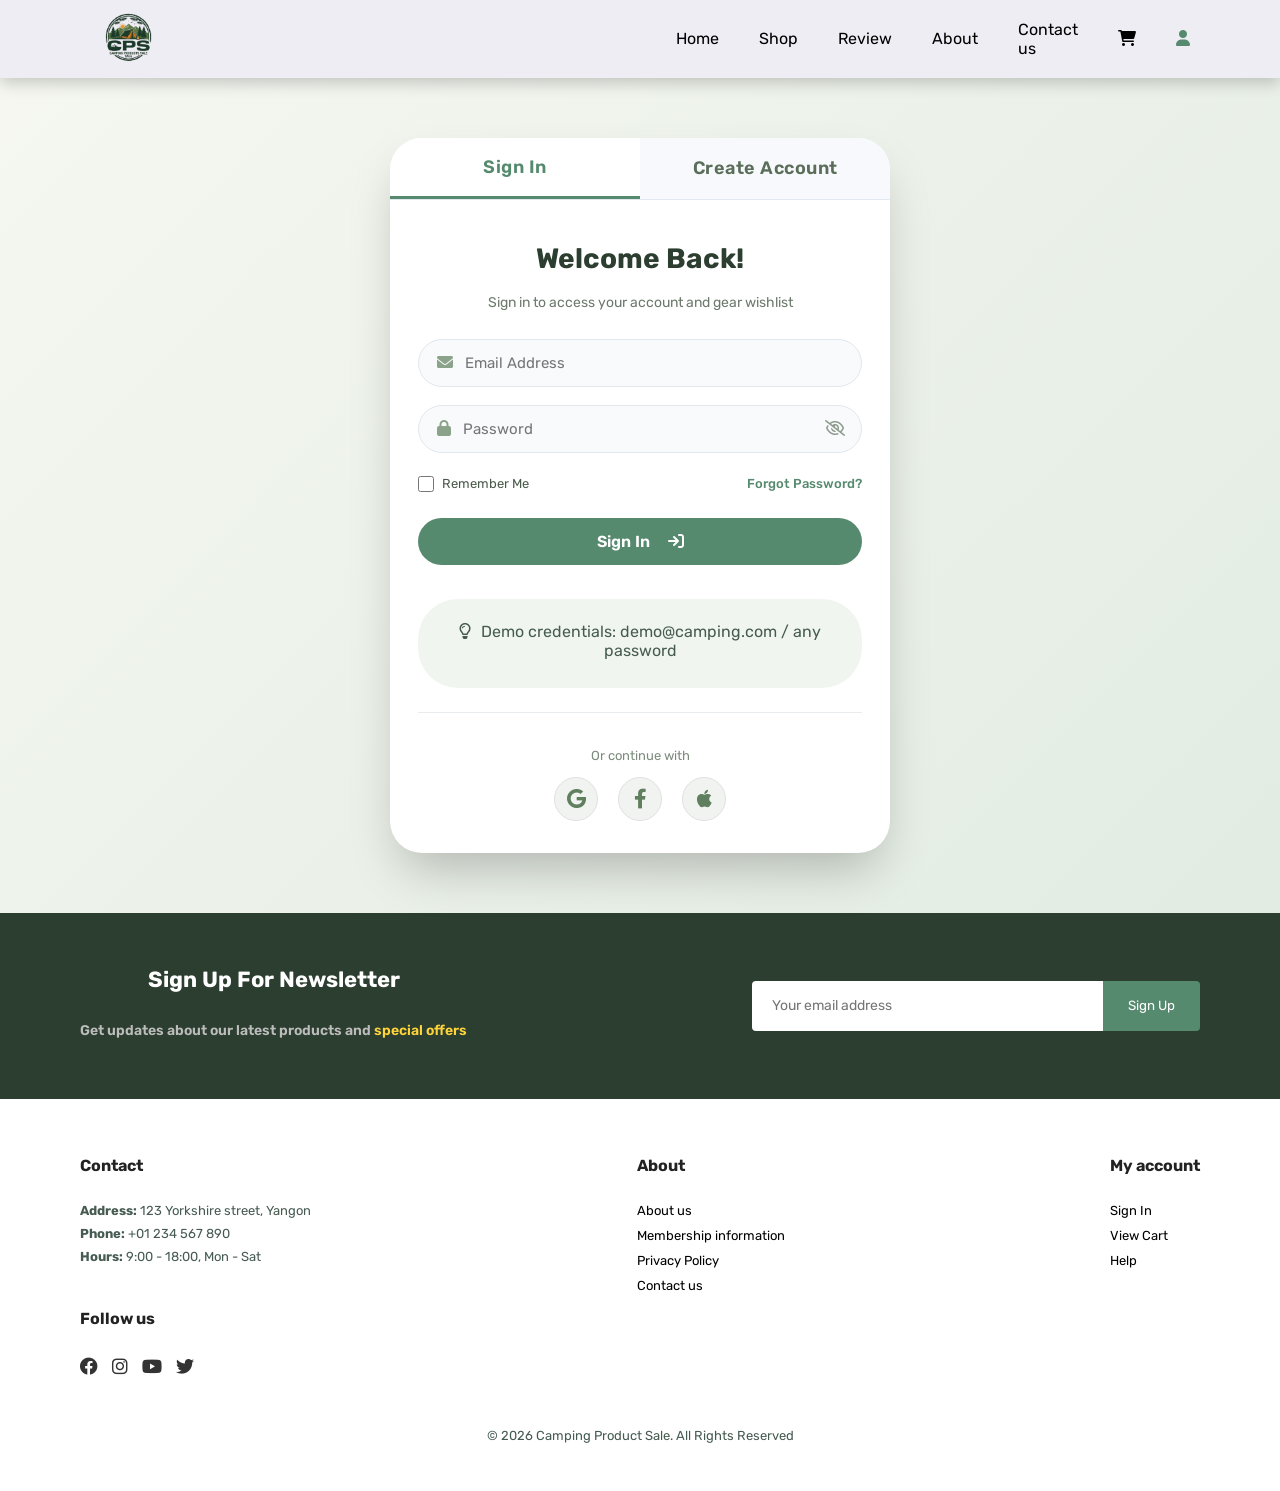
<file: account.html>
<!DOCTYPE html>
<html lang="en">

<head>
  <meta charset="UTF-8">
  <meta name="viewport" content="width=device-width, initial-scale=1.0">
  <title>Account</title>
  <link rel="stylesheet" href="style.css">
  <link href="https://cdnjs.cloudflare.com/ajax/libs/font-awesome/6.0.0-beta3/css/all.min.css" rel="stylesheet">
</head>

<body>
  <!-- Header Navigation (matching your site style) -->
  <div id="header">
    <a href="index.html"><img src="./img/logo.png" class="logo" alt="logo"></a>
    <div>
      <ul id="navbar">
        <li><a href="index.html">Home</a></li>
        <li><a href="shop.html">Shop</a></li>
        <li><a href="review.html">Review</a></li>
        <li><a href="about.html">About</a></li>
        <li><a href="contact.html">Contact us</a></li>
        <li>
          <a href="cart.html"><i class="fa-solid fa-cart-shopping"></i></a>
        </li>
        <li>
          <a class="active" href="account.html"><i class="fa-solid fa-user"></i></a>
        </li>
      </ul>
    </div>
  </div>

  <!-- Account Page Main Section -->
  <section class="account-page">
    <div class="account-container">
      <!-- Toggle Buttons -->
      <div class="account-tabs">
        <button class="tab-btn active" data-tab="signin">Sign In</button>
        <button class="tab-btn" data-tab="signup">Create Account</button>
      </div>

      <!-- Sign In Form -->
      <div class="form-panel active" id="signin-panel">
        <div class="form-header">
          <h2>Welcome Back!</h2>
          <p>Sign in to access your account and gear wishlist</p>
        </div>
        <form id="signin-form" class="account-form">
          <div class="input-group">
            <div class="input-icon">
              <i class="fa-solid fa-envelope"></i>
            </div>
            <input type="email" id="signin-email" placeholder="Email Address" required>
          </div>
          <div class="input-group">
            <div class="input-icon">
              <i class="fa-solid fa-lock"></i>
            </div>
            <input type="password" id="signin-password" placeholder="Password" required>
            <button type="button" class="toggle-password" data-target="signin-password">
              <i class="fa-regular fa-eye-slash"></i>
            </button>
          </div>
          <div class="form-options">
            <label class="checkbox-label">
              <input type="checkbox" id="remember-me"> Remember Me
            </label>
            <a href="#" class="forgot-link">Forgot Password?</a>
          </div>
          <button type="submit" class="submit-btn">
            Sign In <i class="fa-solid fa-arrow-right-to-bracket"></i>
          </button>
          <div class="demo-note">
            <p>
              <i class="fa-regular fa-lightbulb"></i> Demo credentials:
              demo@camping.com / any password
            </p>
          </div>
        </form>
        <div class="social-login">
          <p>Or continue with</p>
          <div class="social-icons">
            <a href="#"><i class="fa-brands fa-google"></i></a>
            <a href="#"><i class="fa-brands fa-facebook-f"></i></a>
            <a href="#"><i class="fa-brands fa-apple"></i></a>
          </div>
        </div>
      </div>

      <!-- Sign Up Form -->
      <div class="form-panel" id="signup-panel">
        <div class="form-header">
          <h2>Join the Adventure</h2>
          <p>Create an account to get exclusive offers and faster checkout</p>
        </div>
        <form id="signup-form" class="account-form">
          <div class="input-group">
            <div class="input-icon">
              <i class="fa-solid fa-user"></i>
            </div>
            <input type="text" id="signup-name" placeholder="Full Name" required>
          </div>
          <div class="input-group">
            <div class="input-icon">
              <i class="fa-solid fa-envelope"></i>
            </div>
            <input type="email" id="signup-email" placeholder="Email Address" required>
          </div>
          <div class="input-group">
            <div class="input-icon">
              <i class="fa-solid fa-lock"></i>
            </div>
            <input type="password" id="signup-password" placeholder="Password (min. 6 characters)" required>
            <button type="button" class="toggle-password" data-target="signup-password">
              <i class="fa-regular fa-eye-slash"></i>
            </button>
          </div>
          <div class="input-group">
            <div class="input-icon">
              <i class="fa-solid fa-check-circle"></i>
            </div>
            <input type="password" id="signup-confirm" placeholder="Confirm Password" required>
          </div>
          <div class="form-options">
            <label class="checkbox-label">
              <input type="checkbox" id="terms-checkbox" required> I agree
              to the <a href="#">Terms of Service</a> and
              <a href="#">Privacy Policy</a>
            </label>
          </div>
          <button type="submit" class="submit-btn">
            Create Account <i class="fa-solid fa-user-plus"></i>
          </button>
        </form>
        <div class="benefits-list">
          <p>
            <i class="fa-regular fa-circle-check"></i> 10% off your first
            purchase
          </p>
          <p>
            <i class="fa-regular fa-circle-check"></i> Early access to sales
          </p>
          <p>
            <i class="fa-regular fa-circle-check"></i> Save your favorite gear
          </p>
        </div>
      </div>
    </div>
  </section>

  <!-- Newsletter Section  -->
  <section id="newsletter">
    <div class="newstext">
      <h2>Sign Up For Newsletter</h2>
      <p>
        Get updates about our latest products and <span>special offers</span>
      </p>
    </div>
    <div class="form">
      <input type="text" placeholder="Your email address" id="newsletterEmail">
      <button id="newsletterBtn">Sign Up</button>
    </div>
  </section>

  <!-- Footer  -->
  <footer class="section-p1">
    <div class="col1">
      <h2 style="font-weight: 700">Contact</h2>
      <p>
        <span style="font-weight: 700">Address:</span> 123 Yorkshire street,
        Yangon
      </p>
      <p><span style="font-weight: 700">Phone:</span> +01 234 567 890</p>
      <p>
        <span style="font-weight: 700">Hours:</span> 9:00 - 18:00, Mon - Sat
      </p>
      <div class="follow">
        <h2 style="font-weight: 700">Follow us</h2>
        <div class="icon">
          <a href="https://www.facebook.com/"><i class="fa-brands fa-facebook"></i></a>
          <a href="https://www.instagram.com/"><i class="fa-brands fa-instagram"></i></a>
          <a href="https://www.youtube.com/"><i class="fa-brands fa-youtube"></i></a>
          <a href="https://x.com/"><i class="fa-brands fa-twitter"></i></a>
        </div>
      </div>
    </div>
    <div class="col">
      <h2 style="font-weight: 700">About</h2>
      <a href="about.html">About us</a>
      <a href="membership.html">Membership information</a>
      <a href="#">Privacy Policy</a>
      <a href="contact.html">Contact us</a>
    </div>
    <div class="col">
      <h2 style="font-weight: 700">My account</h2>
      <a href="account.html">Sign In</a>
      <a href="cart.html">View Cart</a>
      <a href="#">Help</a>
    </div>
    <div class="copyright">
      <p>© 2026 Camping Product Sale. All Rights Reserved</p>
    </div>
  </footer>

  <script>
    (function () {
      // ==================== TAB SWITCHING ====================
      const tabBtns = document.querySelectorAll(".tab-btn");
      const panels = {
        signin: document.getElementById("signin-panel"),
        signup: document.getElementById("signup-panel"),
      };

      function switchTab(tabId) {
        // Update active class on buttons
        tabBtns.forEach((btn) => {
          if (btn.getAttribute("data-tab") === tabId) {
            btn.classList.add("active");
          } else {
            btn.classList.remove("active");
          }
        });
        // Update visible panel
        Object.keys(panels).forEach((panelId) => {
          if (panelId === tabId) {
            panels[panelId].classList.add("active");
          } else {
            panels[panelId].classList.remove("active");
          }
        });
      }

      tabBtns.forEach((btn) => {
        btn.addEventListener("click", (e) => {
          const tabId = btn.getAttribute("data-tab");
          if (tabId) switchTab(tabId);
        });
      });

      // ==================== PASSWORD TOGGLE VISIBILITY ====================
      const toggleBtns = document.querySelectorAll(".toggle-password");
      toggleBtns.forEach((btn) => {
        btn.addEventListener("click", function () {
          const targetId = this.getAttribute("data-target");
          const targetInput = document.getElementById(targetId);
          if (targetInput) {
            const type =
              targetInput.getAttribute("type") === "password"
                ? "text"
                : "password";
            targetInput.setAttribute("type", type);
            const icon = this.querySelector("i");
            if (icon) {
              icon.classList.toggle("fa-eye");
              icon.classList.toggle("fa-eye-slash");
            }
          }
        });
      });

      // ==================== TOAST NOTIFICATION SYSTEM ====================
      function showToast(message, isError = false) {
        // Remove existing toast if any
        const existingToast = document.querySelector(".account-toast");
        if (existingToast) existingToast.remove();

        const toast = document.createElement("div");
        toast.className = `account-toast ${isError ? "toast-error" : "toast-success"}`;
        toast.innerHTML = `
                <i class="${isError ? "fa-solid fa-circle-exclamation" : "fa-solid fa-circle-check"}"></i>
                <span>${message}</span>
            `;
        document.body.appendChild(toast);

        // Trigger animation
        setTimeout(() => toast.classList.add("show"), 10);
        setTimeout(() => {
          toast.classList.remove("show");
          setTimeout(() => toast.remove(), 300);
        }, 3500);
      }

      // ==================== STORE SIMULATED USER DATA ====================
      // Simulate localStorage users (for demo persistence)
      function getStoredUsers() {
        const users = localStorage.getItem("camping_users");
        return users ? JSON.parse(users) : [];
      }

      function saveUser(userData) {
        const users = getStoredUsers();
        // Check if email already exists
        const existing = users.find((u) => u.email === userData.email);
        if (existing) return false;
        users.push(userData);
        localStorage.setItem("camping_users", JSON.stringify(users));
        return true;
      }

      function findUser(email, password) {
        const users = getStoredUsers();
        return users.find(
          (u) => u.email === email && u.password === password,
        );
      }

      // Set current session (simplified login state)
      function setCurrentUser(user) {
        if (user) {
          localStorage.setItem(
            "camping_current_user",
            JSON.stringify({ email: user.email, name: user.name }),
          );
          return true;
        }
        localStorage.removeItem("camping_current_user");
        return false;
      }

      function getCurrentUser() {
        const user = localStorage.getItem("camping_current_user");
        return user ? JSON.parse(user) : null;
      }

      // Check if already logged in and show welcome (optional)
      function checkAutoLogin() {
        const currentUser = getCurrentUser();
        if (
          currentUser &&
          window.location.pathname.includes("account.html")
        ) {
          // Show quick welcome message but do not auto-redirect to keep UX intuitive
          const activePanel = document.querySelector(".form-panel.active");
          if (activePanel) {
            const welcomeMsg = document.createElement("div");
            welcomeMsg.className = "auto-login-note";
            welcomeMsg.innerHTML = `<i class="fa-solid fa-circle-info"></i> Welcome back, ${currentUser.name || currentUser.email}! You are already signed in. <a href="#" id="logoutDemoBtn">Sign out?</a>`;
            const container = document.querySelector(".account-container");
            if (container && !document.querySelector(".auto-login-note")) {
              container.insertBefore(welcomeMsg, container.firstChild);
              const logoutBtn = document.getElementById("logoutDemoBtn");
              if (logoutBtn) {
                logoutBtn.addEventListener("click", (e) => {
                  e.preventDefault();
                  localStorage.removeItem("camping_current_user");
                  showToast("Signed out successfully");
                  setTimeout(() => window.location.reload(), 1200);
                });
              }
            }
          }
        }
      }

      // ==================== SIGN IN HANDLER ====================
      const signinForm = document.getElementById("signin-form");
      if (signinForm) {
        signinForm.addEventListener("submit", (e) => {
          e.preventDefault();
          const email = document.getElementById("signin-email").value.trim();
          const password = document.getElementById("signin-password").value;
          const rememberCheck = document.getElementById("remember-me");

          if (!email || !password) {
            showToast("Please enter both email and password", true);
            return;
          }

          // Demo bypass: any email with 'demo' or specific demo account for testing
          const user = findUser(email, password);
          if (user) {
            setCurrentUser(user);
            if (rememberCheck && rememberCheck.checked) {
              localStorage.setItem("camping_remember", "true");
            } else {
              localStorage.removeItem("camping_remember");
            }
            showToast(
              `Welcome back, ${user.name || "Adventurer"}! Redirecting...`,
            );
            setTimeout(() => {
              window.location.href = "index.html";
            }, 1500);
          } else {
            // Check if email exists but password wrong
            const users = getStoredUsers();
            const emailExists = users.some((u) => u.email === email);
            if (emailExists) {
              showToast("Incorrect password. Please try again.", true);
            } else {
              showToast(
                "No account found with this email. Please sign up first.",
                true,
              );
            }
          }
        });
      }

      // ==================== SIGN UP HANDLER ====================
      const signupForm = document.getElementById("signup-form");
      if (signupForm) {
        signupForm.addEventListener("submit", (e) => {
          e.preventDefault();
          const fullName = document
            .getElementById("signup-name")
            .value.trim();
          const email = document.getElementById("signup-email").value.trim();
          const password = document.getElementById("signup-password").value;
          const confirmPassword =
            document.getElementById("signup-confirm").value;
          const termsCheck = document.getElementById("terms-checkbox");

          if (!fullName || !email || !password || !confirmPassword) {
            showToast("All fields are required.", true);
            return;
          }

          if (password.length < 6) {
            showToast("Password must be at least 6 characters long.", true);
            return;
          }

          if (password !== confirmPassword) {
            showToast("Passwords do not match!", true);
            return;
          }

          if (!termsCheck || !termsCheck.checked) {
            showToast("Please agree to the Terms of Service.", true);
            return;
          }

          const emailRegex = /^[^\s@]+@([^\s@]+\.)+[^\s@]+$/;
          if (!emailRegex.test(email)) {
            showToast("Please enter a valid email address.", true);
            return;
          }

          const newUser = {
            name: fullName,
            email: email,
            password: password,
            created: new Date().toISOString(),
          };

          const success = saveUser(newUser);
          if (success) {
            showToast("Account created successfully! Please sign in.");
            // Auto fill sign in form
            document.getElementById("signin-email").value = email;
            document.getElementById("signin-password").value = "";
            switchTab("signin");
            // Clear signup form
            document.getElementById("signup-name").value = "";
            document.getElementById("signup-email").value = "";
            document.getElementById("signup-password").value = "";
            document.getElementById("signup-confirm").value = "";
            if (termsCheck) termsCheck.checked = false;
          } else {
            showToast(
              "An account with this email already exists. Please sign in.",
              true,
            );
          }
        });
      }

      // Forgot password demo interaction
      const forgotLink = document.querySelector(".forgot-link");
      if (forgotLink) {
        forgotLink.addEventListener("click", (e) => {
          e.preventDefault();
          showToast("Reset link sent to your email (demo feature).", false);
        });
      }

      // Newsletter signup (consistent with other pages)
      const newsletterBtn = document.getElementById("newsletterBtn");
      const newsletterInput = document.getElementById("newsletterEmail");
      if (newsletterBtn && newsletterInput) {
        newsletterBtn.addEventListener("click", () => {
          const email = newsletterInput.value.trim();
          if (email && email.includes("@")) {
            showToast(
              `Thanks for subscribing! ${email} will receive offers.`,
            );
            newsletterInput.value = "";
          } else {
            showToast("Please enter a valid email address.", true);
          }
        });
      }

      // Add demo accounts if none exist (for first-time experience)
      function seedDemoAccounts() {
        const users = getStoredUsers();
        if (users.length === 0) {
          const demoUser = {
            name: "Camping Explorer",
            email: "demo@camping.com",
            password: "demo123",
            created: new Date().toISOString(),
          };
          saveUser(demoUser);
          console.log("Demo account seeded: demo@camping.com / demo123");
        }
      }
      seedDemoAccounts();
      checkAutoLogin();

      // Optional: Add floating animation to header cart icon
      const cartIcon = document.querySelector("#navbar li:last-child a");
      if (cartIcon && !document.querySelector(".account-toast")) {
        // subtle effect
      }
    })();
  </script>
</body>

</html>
</file>
<file: style.css>
@import url("https://fonts.googleapis.com/css2?family=Lato:ital,wght@0,100;0,300;0,400;0,700;0,900;1,100;1,300;1,400;1,700;1,900&family=Rubik:ital,wght@0,300..900;1,300..900&display=swap");

/* .rubik-regular { */
/* font-family: "Rubik", sans-serif; */
/* font-optical-sizing: auto; */
/* font-weight: 400; */
/* font-style: normal; */
/* } */

* {
  margin: 0;
  padding: 0;
  box-sizing: border-box;
  font-family: "Rubik", sans-serif;
  font-weight: 400;
  font-style: normal;
}

h1 {
  font-size: 50px;
  line-height: 64px;
  color: #222;
}

h2 {
  font-size: 46px;
  line-height: 54px;
  color: #222;
}

h4 {
  font-size: 20px;
  color: #222;
}

h6 {
  font-weight: 700;
  font-size: 1px;
}

p {
  font-size: 16px;
  color: #465b52;
  margin: 15px 0 20px 0;
}

.section-p1 {
  padding: 40px 80px;
}

.section-m1 {
  margin: 40px 0;
}

body {
  width: 100%;
}

/* Header  */

#header {
  z-index: 100;
  display: flex;
  align-items: center;
  justify-content: space-between;
  padding: 5px 70px;

  background: #eeedf3;
  box-shadow: 0 5px 15px rgba(0, 0, 0, 0.2);
  position: sticky;
  top: 0;
  left: 0;
}

/* nav */
.logo {
  width: 20%;
}

#navbar {
  display: flex;
  align-items: center;
  justify-content: center;
}

#navbar li {
  list-style: none;
  padding: 0 20px;
}

#navbar li a {
  text-decoration: none;
  font-size: 16px;
  font-weight: 400;
  color: black;
  transition: 0.3s ease;
}

#navbar li a:hover,
#navbar li a.active {
  color: #568a6e;
}

/* HOmepage */
#hero {
  background-image: url(img/homepage.jpg);
  height: 90vh;
  width: 100%;

  background-size: cover;

  padding: 0 80px;
  display: flex;
  flex-direction: column;
  align-items: flex-start;
  justify-content: center;
}

#hero h1 {
  padding-bottom: 15px;
  font-weight: 600;
  color: black;
}

#hero h2 {
  padding-bottom: 15px;
  color: #568a6e;
  font-weight: 600;
}

#hero h3 {
  padding-bottom: 15px;
  font-weight: 700;
  color: black;
}

.btn {
  width: 100px;
  height: 30px;
  text-decoration: none;
  font-size: 15px;
  font-weight: 500;

  text-align: center;
  border: 0;
  border-radius: 15px;
  color: white;
  background-color: #568a6e;
  transition-duration: 0.3s;
}

.btn:hover {
  border: solid #465b52;
  color: black;
  background-color: transparent;

}

/* featured procucts & Shop products - FIXED FOR 4 CARDS PER ROW */
#product1 {
  text-align: center;
  padding: 40px 80px;
}

#product1 h2 {
  font-size: 40px;
  margin-bottom: 20px;
}

#product1 .pro-container {
  display: flex;
  justify-content: flex-start;
  padding-top: 20px;
  flex-wrap: wrap;
  gap: 20px;
  
}

/* 4 cards per row - works for both index.html and shop.html */
#product1 .pro-container .pro,
#product1 .pro-container a .pro {
  width: calc(25% - 20px);
  min-width: 200px;
  flex-shrink: 0;
  box-sizing: border-box;
}

#product1 .pro {
 
  height: 20%;
 
  padding: 10px 12px;
  border: 1px solid grey;
  border-radius: 25px;
  cursor: pointer;
  box-shadow: 20px 30px 30px rgba(0, 0, 0, 0.002);
  margin: 15px 0;
  transition: 0.3s ease;
  position: relative;
}

#product1 .pro:hover {
  box-shadow: 20px 20px 30px rgba(0, 0, 0, 0.15);
}

#product1 .pro img {
  width: 100%;
  border-radius: 20px;
}

#product1 .pro .des {
  text-align: start;
  padding: 10px 0;
}

#product1 .pro .des h5 {
  font-size: 18px;
  font-weight: 600;
}

#product1 .pro .des h4 {
  padding-top: 7px;
  font-size: 18px;
  font-weight: 700;
  color: #465b52;
}

#product1 .pro .plus {
  width: 40px;
  height: 40px;
  line-height: 40px;
  position: absolute;
  bottom: 20px;
  right: 10px;
}

/* newsletter */
#newsletter {
  text-align: center;
  padding: 40px;
}

#newsletter-box {
  margin-top: 15px;
}

#newsletter input {
  padding: 10px;
  width: 250px;
  border: 1px solid #568a6e;
  border-radius: 10px;
}

#newsletter button {
  padding: 10px 15px;
  background: #3f5f4f;
  color: white;
  border: none;
  border-radius: 10px;
}

#newsletter span {
  color: #6fba92;
  font-weight: 600;
}

/* fppter*/
footer {
  display: flex;
  flex-wrap: wrap;
  justify-content: space-between;
}

footer .col {
  display: flex;
  flex-direction: column;
  align-items: flex-start;
  margin-bottom: 20px;
}

footer h4 {
  font-size: 14px;
  padding-bottom: 10px;
}

footer p {
  font-size: 13px;
  margin: 0 0 8px 0;
}

footer a {
  font-size: 13px;
  text-decoration: none;
  color: black;
  margin-bottom: 10px;
}

footer .follow {
  margin-top: 20px;
}

footer .folllow i {
  color: grey;
  padding-right: 4px;
  cursor: pointer;
}

footer .copyright {
  width: 100%;
  text-align: center;
  margin-top: 20px;
}

/* mobile reponsive */

/* Shop page */
#page-header {
  background-image:
    linear-gradient(rgba(0, 0, 0, 0.5), rgba(0, 0, 0, 0.5)),
    url(../img/shop-banner.jpg);
  background-size: cover;
  background-position: center;
  height: 40vh;
  display: flex;
  flex-direction: column;
  justify-content: center;
  align-items: center;
  text-align: center;
  padding: 14px;
}

#page-header h2,
#page-header p {
  color: white;
}

#page-header h2 {
  font-weight: 700;
  margin-bottom: 10px;
}

/* Product Card shop page */

#product1 {
  text-align: center;
}

#product1 .pro-container a {
  text-decoration: none;
  color: inherit;
  display: block;
  width: calc(25% - 20px);
  min-width: 250px;  /* Changed from 200px to 250px - makes cards wider */
}

#product1 .pro-container a .pro {
  width: 100%;
  margin: 0;

}

/* Product card styling - ensure consistent sizing */
#product1 .pro {
  width: 100%;
  height: auto;
  min-width: auto;
  padding: 10px 12px;
  border: 1px solid grey;
  border-radius: 25px;
  cursor: pointer;
  box-shadow: 20px 30px 30px rgba(0, 0, 0, 0.002);
  margin: 15px 0;
  transition: 0.3s ease;
  position: relative;
  background-color: white;
  box-sizing: border-box;
}

/* Pro container - flex layout for 4 cards per row */
#product1 .pro-container {
  display: flex;
  justify-content: flex-start;
  padding-top: 20px;
padding-left: 20px;
  flex-wrap: wrap;
  gap: 20px;
}

/* Ensure images fit properly */
#product1 .pro img {
  width: 100%;
  border-radius: 20px;
  aspect-ratio: 1 / 1;
  object-fit: cover;
}

#product1 .pro .des h3 {
  font-size: 18px;
  font-weight: 600;
  margin: 8px 0;
}

#product1 .pro .des p {
  font-size: 14px;
  margin: 5px 0;
  color: #666;
}

#product1 .pro .star i {
  color: #ffd43b;
  font-size: 12px;
  margin: 5px 0;
}

#product1 .pro .des h4 {
  color: #568a6e;
}

#product1 .pro .plus {
  background-color: #e8f6ea;
  border-radius: 50%;
  color: #568a6e;
  text-align: center;
  transition: 0.3s;
}

#product1 .pro .plus:hover {
  background-color: #568a6e;
  color: white;
}

/* numver */
#number {
  text-align: center;
  margin: 40px 0;
}

#number a {
  text-decoration: none;
  background-color: #568a6e;
  padding: 12px 18px;
  border-radius: 8px;
  color: white;
  font-weight: 600;
  margin: 0 5px;
  transition: 0.3s;
  display: inline-block;
}

#number a:hover {
  background-color: #3f5f4f;
}

/* Star Rating - default gold for solid stars */
.fa-star {
  color: #ffd43b;
}

.fa-regular.fa-star {
  color: #ddd;
}

/* Shop Page Newsletter Override */
#newsletter {
  display: flex;
  justify-content: space-between;
  flex-wrap: wrap;
  align-items: center;
  background-color: #2c3e2f;
  padding: 40px 80px;
  margin: 40px 0 0 0;
}

#newsletter h4 {
  font-size: 22px;
  font-weight: 700;
  color: white;
}

#newsletter p {
  font-size: 14px;
  font-weight: 600;
  color: #bcbcbc;
}

#newsletter p span {
  color: #ffd43b;
}

#newsletter .form {
  display: flex;
  width: 40%;
}

#newsletter input {
  height: 3.125rem;
  padding: 0 1.25em;
  font-size: 14px;
  width: 100%;
  border: 1px solid transparent;
  border-radius: 4px;
  outline: none;
  border-top-right-radius: 0;
  border-bottom-right-radius: 0;
}

#newsletter button {
  background-color: #568a6e;
  color: white;
  white-space: nowrap;
  padding: 0 20px;
  border: none;
  border-radius: 4px;
  border-top-left-radius: 0;
  border-bottom-left-radius: 0;
  cursor: pointer;
  transition: 0.3s;
}

#newsletter button:hover {
  background-color: #3f5f4f;
}

/* Footer Enhancements */
footer .col1 {
  display: flex;
  flex-direction: column;
  align-items: flex-start;
  margin-bottom: 20px;
}

footer p span {
  font-weight: 600;
}

footer a:hover {
  color: #568a6e;
}

footer .follow .icon a {
  display: inline-block;
  margin-right: 10px;
  font-size: 18px;
}

/* Shop Page Responsive */
@media (max-width: 1024px) {
  .section-p1 {
    padding: 40px 40px;
  }

  #navbar li {
    padding: 0 15px;
  }
}

@media (max-width: 768px) {
  #header {
    padding: 5px 20px;
    flex-direction: column;
  }

  .logo {
    width: 40%;
    margin-bottom: 10px;
  }

  #navbar {
    flex-wrap: wrap;
  }

  #navbar li {
    padding: 0 10px;
  }

  .section-p1 {
    padding: 40px 20px;
  }

  #product1 .pro {
    width: 45%;
  }

  #page-header {
    height: 30vh;
  }

  #newsletter {
    padding: 40px 20px;
    flex-direction: column;
    text-align: center;
  }

  #newsletter .form {
    width: 80%;
    margin-top: 20px;
  }

  footer {
    padding: 40px 20px;
  }
}

@media (max-width: 480px) {
  h2 {
    font-size: 32px;
  }

  #product1 .pro {
    width: 100%;
  }

  #newsletter .form {
    width: 100%;
  }

  #page-header h2 {
    font-size: 28px;
  }
}

/* product detail */

/* ======================================== */


/* Product Details Section */
#product-details {
  display: flex;
  margin-top: 20px;
  gap: 50px;
}

/* Product Images */
#product-details .single-pro-image {
  width: 40%;
  margin-right: 10px;
}

.small-img-group {
  display: flex;
  margin-top: 10px;
}

.small-img-col {
  flex-basis: 24%;
  cursor: pointer;
}

/* Product Info */
#product-details .single-pro-details {
  width: 50%;
  padding-top: 30px;
}

#product-details .single-pro-details h6 {
  font-size: 16px;
  font-weight: 600;
  margin-bottom: 20px;
  color: #465b52;
}

#product-details .single-pro-details h2 {
  font-size: 28px;
  font-weight: 700;
  padding: 20px 0 10px 0;
}


#product-details .single-pro-details select {
  display: block;
  padding: 10px 20px;
  margin-bottom: 20px;
  border: 1px solid #cce7d0;
  border-radius: 8px;
  font-size: 16px;
  cursor: pointer;
}

#product-details .single-pro-details input {
  width: 80px;
  height: 47px;
  padding-left: 10px;
  font-size: 16px;
  margin-right: 10px;
  border: 1px solid #cce7d0;
  border-radius: 8px;
  outline: none;
}

#product-details .single-pro-details button {
  background-color: #568a6e;
  color: white;
  padding: 12px 30px;
  border: none;
  border-radius: 8px;
  font-size: 16px;
  font-weight: 600;
  cursor: pointer;
  transition: 0.3s;
}

#product-details .single-pro-details button:hover {
  background-color: #3f5f4f;
}

#product-details .single-pro-details span {
  line-height: 1.6;
  color: #465b52;
  display: block;
  margin: 20px 0;
}

/* Features List */
.features {
  margin-top: 20px;
  padding-top: 10px;
  border-top: 1px solid #cce7d0;
}

.features h4 {
  font-size: 18px;
  font-weight: 700;
  padding: 10px 0;
}

.features ul {
  list-style: none;
  padding: 0;
}

.features ul li {
  margin: 10px 0;
  color: #465b52;
}

.features ul li i {
  color: #568a6e;
  margin-right: 10px;
}

/* Related Products Section */
#related-products {
  text-align: center;
  background-color: #f9f9f9;
  margin-top: 40px;
}

#related-products h2 {
  margin-bottom: 30px;
}

#related-products .pro-container {
  display: flex;
  justify-content: space-between;
  padding-top: 20px;
  flex-wrap: wrap;
  gap: 25px;
}

#related-products .pro {
  width: 23%;
  min-width: 220px;
  padding: 15px 15px 20px 15px;
  border: 1px solid #cce7d0;
  border-radius: 25px;
  cursor: pointer;
  box-shadow: 20px 30px 30px rgba(0, 0, 0, 0.02);
  margin: 0;
  transition: 0.3s ease;
  position: relative;
  background: white;
}

#related-products .pro:hover {
  box-shadow: 20px 20px 30px rgba(0, 0, 0, 0.15);
}

#related-products .pro img {
  width: 100%;
  border-radius: 20px;
  margin-bottom: 10px;
}

#related-products .pro .des {
  text-align: start;
  padding: 5px 0 10px 0;
}

#related-products .pro .des h3 {
  font-size: 18px;
  font-weight: 600;
  margin: 0 0 5px 0;
}

#related-products .pro .des p {
  font-size: 14px;
  margin: 0 0 8px 0;
  color: #666;
}

#related-products .pro .star i {
  color: #ffd43b;
  margin-right: 2px;
}

#related-products .pro .des h4 {
  font-size: 18px;
  font-weight: 700;
  color: #568a6e;
  margin: 5px 0 0 0;
}

#related-products .pro .plus {
  width: 40px;
  height: 40px;
  line-height: 40px;
  border-radius: 50%;
  background-color: #e8f6ea;
  color: #568a6e;
  position: absolute;
  bottom: 15px;
  right: 15px;
  text-align: center;
  transition: 0.3s;
}

#related-products .pro .plus:hover {
  background-color: #568a6e;
  color: white;
}

/* Product Detail Page Responsive */
@media (max-width: 799px) {
  #product-details {
    display: flex;
    flex-direction: column;
    gap: 30px;
  }

  #product-details .single-pro-image {
    width: 100%;
    margin-right: 0;
  }

  #product-details .single-pro-details {
    width: 100%;
  }

  #related-products .pro {
    width: 45%;
  }

  #related-products .pro-container {
    gap: 20px;
  }
}

@media (max-width: 477px) {
  #product-details .single-pro-details h4 {
    font-size: 22px;
  }

  #product-details .single-pro-details h2 {
    font-size: 26px;
  }

  #related-products .pro {
    width: 100%;
  }

  #related-products .pro-container {
    gap: 15px;
  }
}

/* productpageEND */

/* review page */
/* Review Page Specific Styles */

/* Header Banner */
#review-header {
  background-image:
    linear-gradient(rgba(0, 0, 0, 0.5), rgba(0, 0, 0, 0.5)),
    url(../img/shop-banner.jpg);
  background-size: cover;
  background-position: center;
  height: 40vh;
  display: flex;
  flex-direction: column;
  justify-content: center;
  align-items: center;
  text-align: center;
  padding: 14px;
}

#review-header h2,
#review-header p {
  color: white;
}

#review-header h2 {
  font-weight: 700;
  margin-bottom: 10px;
  font-size: 46px;
}

/* Rating Summary */
.rating-summary {
  display: flex;
  justify-content: space-between;
  align-items: center;
  background: #f8f9fa;
  padding: 40px 80px;
  border-radius: 20px;
  margin: 40px 80px;
  flex-wrap: wrap;
  gap: 30px;
}

.average-rating {
  text-align: center;
  flex: 1;
}

.average-rating .big-rating {
  font-size: 64px;
  font-weight: 700;
  color: #568a6e;
}

.average-rating .stars {
  font-size: 24px;
  margin: 10px 0;
}

.average-rating .stars i {
  color: #ffd43b;
}

.rating-bars {
  flex: 2;
}

.rating-bar-item {
  display: flex;
  align-items: center;
  gap: 15px;
  margin: 12px 0;
}

.rating-bar-item .star-label {
  width: 60px;
  font-weight: 600;
}

.rating-bar-item .bar {
  flex: 1;
  height: 10px;
  background: #e0e0e0;
  border-radius: 5px;
  overflow: hidden;
}

.rating-bar-item .bar-fill {
  height: 100%;
  background: #ffd43b;
  border-radius: 5px;
}

.rating-bar-item .percentage {
  width: 45px;
  color: #465b52;
}

.write-review-btn {
  background-color: #568a6e;
  color: white;
  padding: 12px 30px;
  border: none;
  border-radius: 25px;
  font-size: 16px;
  font-weight: 600;
  cursor: pointer;
  transition: 0.3s;
}

.write-review-btn:hover {
  background-color: #3f5f4f;
  transform: translateY(-2px);
}

/* Filter Section */
.filter-section {
  padding: 0 80px 20px 80px;
  display: flex;
  justify-content: space-between;
  align-items: center;
  flex-wrap: wrap;
  gap: 20px;
  border-bottom: 1px solid #e0e0e0;
}

.filter-buttons {
  display: flex;
  gap: 15px;
  flex-wrap: wrap;
}

.filter-btn {
  padding: 8px 20px;
  border: 1px solid #568a6e;
  background: transparent;
  border-radius: 25px;
  cursor: pointer;
  transition: 0.3s;
  color: #568a6e;
  font-weight: 500;
}

.filter-btn.active,
.filter-btn:hover {
  background-color: #568a6e;
  color: white;
}

.sort-select {
  padding: 8px 15px;
  border: 1px solid #cce7d0;
  border-radius: 8px;
  background: white;
  cursor: pointer;
}

/* Reviews Container */
.reviews-container {
  padding: 40px 80px;
}

.review-card {
  background: white;
  border: 1px solid #e8e8e8;
  border-radius: 20px;
  padding: 25px;
  margin-bottom: 25px;
  transition: 0.3s ease;
  box-shadow: 0 2px 10px rgba(0, 0, 0, 0.05);
}

.review-card:hover {
  box-shadow: 0 10px 25px rgba(0, 0, 0, 0.1);
  transform: translateY(-2px);
}

.review-header {
  display: flex;
  justify-content: space-between;
  align-items: flex-start;
  flex-wrap: wrap;
  margin-bottom: 15px;
}

.reviewer-info {
  display: flex;
  align-items: center;
  gap: 15px;
}

.reviewer-avatar {
  width: 55px;
  height: 55px;
  background: #568a6e;
  border-radius: 50%;
  display: flex;
  align-items: center;
  justify-content: center;
  color: white;
  font-weight: 700;
  font-size: 22px;
}

.reviewer-name h2 {
  font-size: 18px;
  font-weight: 700;
  margin: 0 0 5px 0;
}

.review-date {
  font-size: 12px;
  color: #999;
}

.review-rating {
  color: #ffd43b;
  font-size: 14px;
}

.verified-badge {
  background: #e8f6ea;
  color: #568a6e;
  padding: 4px 10px;
  border-radius: 20px;
  font-size: 12px;
  font-weight: 600;
  margin-left: 10px;
}

.product-tag {
  background: #f0f0f0;
  padding: 4px 12px;
  border-radius: 20px;
  font-size: 12px;
  color: #666;
}

.review-title {
  font-size: 18px;
  font-weight: 600;
  margin: 15px 0 10px 0;
  color: #222;
}

.review-content {
  color: #465b52;
  line-height: 1.6;
  margin-bottom: 15px;
}

.helpful-section {
  display: flex;
  align-items: center;
  gap: 20px;
  margin-top: 15px;
  padding-top: 15px;
  border-top: 1px solid #eee;
}

.helpful-btn,
.report-btn {
  background: transparent;
  border: none;
  color: #568a6e;
  cursor: pointer;
  font-size: 14px;
  transition: 0.3s;
}

.helpful-btn:hover,
.report-btn:hover {
  color: #3f5f4f;
}

.helpful-btn i,
.report-btn i {
  margin-right: 5px;
}

/* Load More Button */
.load-more {
  text-align: center;
  margin: 40px 0;
}

.load-more-btn {
  background: transparent;
  border: 2px solid #568a6e;
  color: #568a6e;
  padding: 12px 35px;
  border-radius: 30px;
  font-size: 16px;
  font-weight: 600;
  cursor: pointer;
  transition: 0.3s;
}

.load-more-btn:hover {
  background: #568a6e;
  color: white;
}

/* Modal */
.modal {
  display: none;
  position: fixed;
  top: 0;
  left: 0;
  width: 100%;
  height: 100%;
  background: rgba(0, 0, 0, 0.6);
  z-index: 1000;
  justify-content: center;
  align-items: center;
}

.modal-content {
  background: white;
  width: 90%;
  max-width: 600px;
  border-radius: 20px;
  padding: 30px;
  max-height: 85vh;
  overflow-y: auto;
  position: relative;
}

.close-modal {
  position: absolute;
  top: 20px;
  right: 25px;
  font-size: 28px;
  font-weight: bold;
  cursor: pointer;
  color: #999;
}

.close-modal:hover {
  color: #333;
}

.modal-content h3 {
  font-size: 24px;
  margin-bottom: 20px;
}

.modal-content label {
  display: block;
  margin: 15px 0 5px 0;
  font-weight: 600;
  color: #333;
}

.modal-content input,
.modal-content select,
.modal-content textarea {
  width: 100%;
  padding: 12px;
  margin: 5px 0;
  border: 1px solid #cce7d0;
  border-radius: 10px;
  font-size: 14px;
  font-family: inherit;
}

.modal-content textarea {
  resize: vertical;
  min-height: 100px;
}

.rating-input {
  display: flex;
  gap: 8px;
  margin: 10px 0;
  font-size: 28px;
  cursor: pointer;
}

.rating-input i {
  color: #ddd;
  transition: 0.2s;
}

.rating-input i.hover,
.rating-input i.selected {
  color: #ffd43b;
}

.modal-buttons {
  display: flex;
  gap: 15px;
  margin-top: 25px;
}

.modal-buttons button {
  padding: 12px 25px;
  border: none;
  border-radius: 10px;
  cursor: pointer;
  font-weight: 600;
}

.submit-review-btn {
  background: #568a6e;
  color: white;
}

.cancel-review-btn {
  background: #e0e0e0;
  color: #333;
}

/* Responsive */
@media (max-width: 1024px) {
  .rating-summary {
    margin: 30px;
    padding: 30px;
  }

  .filter-section {
    padding: 0 30px 20px 30px;
  }

  .reviews-container {
    padding: 30px;
  }
}

@media (max-width: 768px) {
  .rating-summary {
    margin: 20px;
    padding: 25px;
    flex-direction: column;
    text-align: center;
  }

  .filter-section {
    padding: 0 20px 20px 20px;
    flex-direction: column;
  }

  .reviews-container {
    padding: 20px;
  }

  .review-header {
    flex-direction: column;
    gap: 10px;
  }

  .reviewer-info {
    flex-wrap: wrap;
  }

  .verified-badge {
    display: inline-block;
    margin-top: 5px;
  }
}

@media (max-width: 480px) {
  #review-header h2 {
    font-size: 32px;
  }

  .average-rating .big-rating {
    font-size: 48px;
  }

  .filter-buttons {
    justify-content: center;
  }

  .review-card {
    padding: 18px;
  }

  .modal-content {
    padding: 20px;
  }
}

/* review END */

/* aboutPage */
/* About Page Specific Styles */

/* Header Banner */
#about-header {
  background-image:
    linear-gradient(rgba(0, 0, 0, 0.5), rgba(0, 0, 0, 0.5)),
    url(../img/shop-banner.jpg);
  background-size: cover;
  background-position: center;
  height: 40vh;
  display: flex;
  flex-direction: column;
  justify-content: center;
  align-items: center;
  text-align: center;
  padding: 14px;
}

#about-header h2,
#about-header p {
  color: white;
}

#about-header h2 {
  font-weight: 700;
  margin-bottom: 10px;
  font-size: 46px;
}

/* About Main Section */
#about-main {
  display: flex;
  align-items: center;
  gap: 50px;
  padding: 60px 80px;
  background: white;
}

#about-main .about-img {
  width: 50%;
  border-radius: 20px;
  overflow: hidden;
  box-shadow: 0 10px 30px rgba(0, 0, 0, 0.1);
}

#about-main .about-img img {
  width: 100%;
  height: auto;
  transition: transform 0.5s ease;
  display: block;
}

#about-main .about-img img:hover {
  transform: scale(1.02);
}

#about-main .about-text {
  width: 50%;
}

#about-main .about-text h2 {
  font-size: 36px;
  font-weight: 700;
  color: #222;
  margin-bottom: 20px;
  position: relative;
}

#about-main .about-text h2::after {
  content: "";
  position: absolute;
  bottom: -10px;
  left: 0;
  width: 60px;
  height: 3px;
  background: #568a6e;
}

#about-main .about-text p {
  line-height: 1.8;
  color: #465b52;
  margin-bottom: 20px;
}

/* Stats */
.stats {
  display: flex;
  gap: 40px;
  margin-top: 30px;
  flex-wrap: wrap;
}

.stat {
  text-align: center;
}

.stat h3 {
  font-size: 32px;
  font-weight: 700;
  color: #568a6e;
  margin-bottom: 5px;
}

.stat p {
  font-size: 14px;
  color: #666;
  margin: 0;
}

/* Mission Section */
#mission-section {
  background: linear-gradient(135deg, #2c3e2f 0%, #1a2c1d 100%);
  padding: 70px 80px;
  text-align: center;
  color: white;
}

.mission-content h2 {
  font-size: 36px;
  font-weight: 700;
  margin-bottom: 20px;
  color: white;
}

.mission-content > p {
  font-size: 18px;
  max-width: 700px;
  margin: 0 auto 50px auto;
  color: #d4d4d4;
  line-height: 1.6;
}

.mission-icons {
  display: flex;
  justify-content: center;
  gap: 60px;
  flex-wrap: wrap;
}

.mission-icon {
  text-align: center;
  max-width: 200px;
}

.mission-icon i {
  font-size: 48px;
  color: #ffd43b;
  margin-bottom: 15px;
}

.mission-icon h4 {
  font-size: 20px;
  font-weight: 600;
  margin-bottom: 8px;
  color: white;
}

.mission-icon p {
  font-size: 14px;
  color: #bcbcbc;
  margin: 0;
}

/* Values Section */
#values-section {
  padding: 70px 80px;
  text-align: center;
  background: #f8f9fa;
}

#values-section h2 {
  font-size: 36px;
  font-weight: 700;
  color: #222;
  margin-bottom: 50px;
  position: relative;
  display: inline-block;
}

#values-section h2::after {
  content: "";
  position: absolute;
  bottom: -12px;
  left: 50%;
  transform: translateX(-50%);
  width: 60px;
  height: 3px;
  background: #568a6e;
}

.values-container {
  display: flex;
  justify-content: center;
  gap: 30px;
  flex-wrap: wrap;
}

.value-card {
  background: white;
  padding: 35px 25px;
  border-radius: 20px;
  width: 250px;
  text-align: center;
  transition: 0.3s ease;
  box-shadow: 0 5px 15px rgba(0, 0, 0, 0.05);
  border: 1px solid #e8e8e8;
}

.value-card:hover {
  transform: translateY(-10px);
  box-shadow: 0 20px 35px rgba(0, 0, 0, 0.1);
}

.value-icon {
  width: 70px;
  height: 70px;
  background: #e8f6ea;
  border-radius: 50%;
  display: flex;
  align-items: center;
  justify-content: center;
  margin: 0 auto 20px auto;
}

.value-icon i {
  font-size: 32px;
  color: #568a6e;
}

.value-card h3 {
  font-size: 20px;
  font-weight: 600;
  margin-bottom: 12px;
  color: #222;
}

.value-card p {
  font-size: 14px;
  color: #666;
  line-height: 1.6;
  margin: 0;
}

/* Newsletter Override */
#newsletter {
  display: flex;
  justify-content: space-between;
  flex-wrap: wrap;
  align-items: center;
  background-color: #2c3e2f;
  padding: 40px 80px;
  margin: 0;
}

#newsletter h4 {
  font-size: 22px;
  font-weight: 700;
  color: white;
}

#newsletter p {
  font-size: 14px;
  font-weight: 600;
  color: #bcbcbc;
}

#newsletter p span {
  color: #ffd43b;
}

#newsletter .form {
  display: flex;
  width: 40%;
}

#newsletter input {
  height: 3.125rem;
  padding: 0 1.25em;
  font-size: 14px;
  width: 100%;
  border: 1px solid transparent;
  border-radius: 4px;
  outline: none;
  border-top-right-radius: 0;
  border-bottom-right-radius: 0;
}

#newsletter button {
  background-color: #568a6e;
  color: white;
  white-space: nowrap;
  padding: 0 20px;
  border: none;
  border-radius: 4px;
  border-top-left-radius: 0;
  border-bottom-left-radius: 0;
  cursor: pointer;
  transition: 0.3s;
}

#newsletter button:hover {
  background-color: #3f5f4f;
}

/* Footer */
footer {
  display: flex;
  flex-wrap: wrap;
  justify-content: space-between;
  padding: 40px 80px;
  background: white;
}

footer .col1,
footer .col {
  display: flex;
  flex-direction: column;
  align-items: flex-start;
  margin-bottom: 20px;
}

footer h4 {
  font-size: 16px;
  padding-bottom: 10px;
}

footer p {
  font-size: 13px;
  margin: 0 0 8px 0;
}

footer a {
  font-size: 13px;
  text-decoration: none;
  color: black;
  margin-bottom: 10px;
}

footer a:hover {
  color: #568a6e;
}

footer .follow {
  margin-top: 20px;
}

footer .follow .icon a {
  margin-right: 10px;
  font-size: 18px;
  color: #333;
}

footer .follow .icon a:hover {
  color: #568a6e;
}

footer .copyright {
  width: 100%;
  text-align: center;
  margin-top: 20px;
  font-size: 13px;
  color: #666;
}

/* Responsive */
@media (max-width: 1024px) {
  #about-main {
    padding: 50px 40px;
    flex-direction: column;
  }

  #about-main .about-img,
  #about-main .about-text {
    width: 100%;
  }

  #mission-section {
    padding: 50px 40px;
  }

  #values-section {
    padding: 50px 40px;
  }

  #team-section {
    padding: 50px 40px;
  }

  .values-container {
    gap: 20px;
  }

  .value-card {
    width: 220px;
  }
}

@media (max-width: 768px) {
  #about-header h2 {
    font-size: 32px;
  }

  #about-main {
    padding: 40px 20px;
  }

  .stats {
    justify-content: center;
  }

  #mission-section {
    padding: 40px 20px;
  }

  .mission-icons {
    gap: 30px;
  }

  #values-section {
    padding: 40px 20px;
  }

  .value-card {
    width: 100%;
    max-width: 280px;
  }

  #team-section {
    padding: 40px 20px;
  }

  .team-container {
    gap: 30px;
  }

  #newsletter {
    padding: 40px 20px;
    flex-direction: column;
    text-align: center;
  }

  #newsletter .form {
    width: 80%;
    margin-top: 20px;
  }

  footer {
    padding: 40px 20px;
  }
}

@media (max-width: 480px) {
  #about-main .about-text h2 {
    font-size: 28px;
  }

  .stat h3 {
    font-size: 24px;
  }

  .mission-content > p {
    font-size: 16px;
  }

  .mission-icon {
    max-width: 150px;
  }

  .mission-icon i {
    font-size: 36px;
  }

  #values-section h2 {
    font-size: 28px;
  }

  #team-section h2 {
    font-size: 28px;
  }

  .team-card {
    width: 100%;
    max-width: 250px;
  }

  #newsletter .form {
    width: 100%;
    flex-direction: column;
  }

  #newsletter input {
    border-radius: 4px;
    margin-bottom: 10px;
  }

  #newsletter button {
    border-radius: 4px;
    padding: 12px;
  }
}

/* aboutEND */

/* contactus */
/* Contact Page Specific Styles */

/* Header Banner */
#contact-header {
  background-image:
    linear-gradient(rgba(0, 0, 0, 0.5), rgba(0, 0, 0, 0.5)),
    url(../img/shop-banner.jpg);
  background-size: cover;
  background-position: center;
  height: 40vh;
  display: flex;
  flex-direction: column;
  justify-content: center;
  align-items: center;
  text-align: center;
  padding: 14px;
}

#contact-header h2,
#contact-header p {
  color: white;
}

#contact-header h2 {
  font-weight: 700;
  margin-bottom: 10px;
  font-size: 46px;
}

/* Contact Cards */
.contact-cards {
  display: flex;
  justify-content: center;
  gap: 30px;
  flex-wrap: wrap;
  margin-top: -50px;
  margin-bottom: 40px;
}

.contact-card {
  background: white;
  padding: 30px 25px;
  border-radius: 20px;
  text-align: center;
  flex: 1;
  min-width: 220px;
  box-shadow: 0 10px 30px rgba(0, 0, 0, 0.08);
  transition: 0.3s ease;
  border: 1px solid #e8e8e8;
}

.contact-card:hover {
  transform: translateY(-10px);
  box-shadow: 0 20px 40px rgba(0, 0, 0, 0.12);
}

.contact-icon {
  width: 70px;
  height: 70px;
  background: #568a6e;
  border-radius: 50%;
  display: flex;
  align-items: center;
  justify-content: center;
  margin: 0 auto 20px auto;
}

.contact-icon i {
  font-size: 30px;
  color: white;
}

.contact-card h3 {
  font-size: 20px;
  font-weight: 600;
  margin-bottom: 15px;
  color: #222;
}

.contact-card p {
  margin: 5px 0;
  color: #465b52;
  font-size: 14px;
}

.contact-card span {
  display: inline-block;
  margin-top: 12px;
  font-size: 12px;
  color: #568a6e;
  font-weight: 500;
}

/* Contact Main Section */
.contact-main {
  display: flex;
  gap: 50px;
  padding: 40px 80px 60px 80px;
  flex-wrap: wrap;
}

.contact-form-container {
  flex: 1.2;
  min-width: 300px;
}

.contact-form-container h2 {
  font-size: 32px;
  font-weight: 700;
  color: #222;
  margin-bottom: 15px;
}

.contact-form-container > p {
  color: #666;
  margin-bottom: 30px;
  line-height: 1.6;
}

.contact-form {
  background: #f8f9fa;
  padding: 30px;
  border-radius: 20px;
}

.form-row {
  display: flex;
  gap: 20px;
  margin-bottom: 20px;
  flex-wrap: wrap;
}

.form-group {
  flex: 1;
  min-width: 200px;
}

.form-group label {
  display: block;
  font-weight: 600;
  margin-bottom: 8px;
  color: #333;
  font-size: 14px;
}

.form-group input,
.form-group select,
.form-group textarea {
  width: 100%;
  padding: 12px 15px;
  border: 1px solid #ddd;
  border-radius: 10px;
  font-size: 14px;
  transition: 0.3s;
  font-family: inherit;
}

.form-group input:focus,
.form-group select:focus,
.form-group textarea:focus {
  outline: none;
  border-color: #568a6e;
  box-shadow: 0 0 0 3px rgba(86, 138, 110, 0.1);
}

.checkbox-group {
  display: flex;
  align-items: center;
  gap: 10px;
  margin: 20px 0;
}

.checkbox-group input {
  width: auto;
  width: 18px;
  height: 18px;
  cursor: pointer;
}

.checkbox-group label {
  margin: 0;
  cursor: pointer;
  font-weight: normal;
}

.submit-btn {
  background: #568a6e;
  color: white;
  padding: 14px 30px;
  border: none;
  border-radius: 10px;
  font-size: 16px;
  font-weight: 600;
  cursor: pointer;
  transition: 0.3s;
  width: 100%;
}

.submit-btn:hover {
  background: #3f5f4f;
  transform: translateY(-2px);
}

.submit-btn i {
  margin-left: 8px;
}

.form-status {
  margin-top: 15px;
  text-align: center;
  font-size: 14px;
  padding: 10px;
  border-radius: 8px;
  display: none;
}

.form-status.success {
  display: block;
  background: #d4edda;
  color: #155724;
}

.form-status.error {
  display: block;
  background: #f8d7da;
  color: #721c24;
}

/* Contact Info Container */
.contact-info-container {
  flex: 0.8;
  min-width: 280px;
}

.map-container {
  background: #f8f9fa;
  border-radius: 20px;
  padding: 20px;
  margin-bottom: 30px;
}

/* Social Connect */
.social-connect {
  background: #f8f9fa;
  border-radius: 20px;
  padding: 20px;
  text-align: center;
}

.social-connect h3 {
  font-size: 20px;
  margin-bottom: 15px;
  color: #222;
}

.social-icons {
  display: flex;
  justify-content: center;
  gap: 20px;
  flex-wrap: wrap;
}

.social-icons a {
  width: 45px;
  height: 45px;
  background: white;
  border-radius: 50%;
  display: flex;
  align-items: center;
  justify-content: center;
  color: #568a6e;
  font-size: 20px;
  transition: 0.3s;
  text-decoration: none;
  border: 1px solid #e0e0e0;
}

.social-icons a:hover {
  background: #568a6e;
  color: white;
  transform: translateY(-3px);
}

/* Hours Section */
.hours-section {
  background: #2c3e2f;
  padding: 60px 80px;
  text-align: center;
}

.hours-section h2 {
  font-size: 32px;
  font-weight: 700;
  color: white;
  margin-bottom: 30px;
}

.hours-grid {
  max-width: 500px;
  margin: 0 auto;
}

.hour-item {
  display: flex;
  justify-content: space-between;
  padding: 12px 0;
  border-bottom: 1px solid rgba(255, 255, 255, 0.1);
}

.hour-item .day {
  font-weight: 600;
  color: white;
}

.hour-item .time {
  color: #bcbcbc;
}

/* Newsletter Override */
#newsletter {
  display: flex;
  justify-content: space-between;
  flex-wrap: wrap;
  align-items: center;
  background-color: #1a2c1d;
  padding: 40px 80px;
  margin: 0;
}

#newsletter h2 {
  font-size: 22px;
  font-weight: 700;
  color: white;
}

#newsletter p {
  font-size: 14px;
  font-weight: 600;
  color: #bcbcbc;
}

#newsletter p span {
  color: #ffd43b;
}

#newsletter .form {
  display: flex;
  width: 40%;
}

#newsletter input {
  height: 3.125rem;
  padding: 0 1.25em;
  font-size: 14px;
  width: 100%;
  border: 1px solid transparent;
  border-radius: 4px;
  outline: none;
  border-top-right-radius: 0;
  border-bottom-right-radius: 0;
}

#newsletter button {
  background-color: #568a6e;
  color: white;
  white-space: nowrap;
  padding: 0 20px;
  border: none;
  border-radius: 4px;
  border-top-left-radius: 0;
  border-bottom-left-radius: 0;
  cursor: pointer;
  transition: 0.3s;
}

#newsletter button:hover {
  background-color: #3f5f4f;
}

/* Footer */
footer {
  display: flex;
  flex-wrap: wrap;
  justify-content: space-between;
  padding: 40px 80px;
  background: white;
}

footer .col1,
footer .col {
  display: flex;
  flex-direction: column;
  align-items: flex-start;
  margin-bottom: 20px;
}

footer h2 {
  font-size: 16px;
  padding-bottom: 10px;
}

footer p {
  font-size: 13px;
  margin: 0 0 8px 0;
}

footer a {
  font-size: 13px;
  text-decoration: none;
  color: black;
  margin-bottom: 10px;
}

footer a:hover {
  color: #568a6e;
}

footer .follow {
  margin-top: 20px;
}

footer .follow .icon a {
  margin-right: 10px;
  font-size: 18px;
  color: #333;
}

footer .follow .icon a:hover {
  color: #568a6e;
}

footer .copyright {
  width: 100%;
  text-align: center;
  margin-top: 20px;
  font-size: 13px;
  color: #666;
}

/* Responsive */
@media (max-width: 1024px) {
  .contact-cards {
    margin-top: -30px;
    padding: 0 20px;
  }

  .contact-main {
    padding: 40px 40px;
  }

  .hours-section {
    padding: 50px 40px;
  }
}

@media (max-width: 768px) {
  #contact-header h2 {
    font-size: 32px;
  }

  .contact-cards {
    flex-direction: column;
    margin-top: -20px;
  }

  .contact-card {
    min-width: auto;
  }

  .contact-main {
    padding: 30px 20px;
    flex-direction: column;
  }

  .contact-form-container,
  .contact-info-container {
    min-width: auto;
  }

  .form-row {
    flex-direction: column;
    gap: 15px;
  }

  .hours-section {
    padding: 40px 20px;
  }

  .hours-section h2 {
    font-size: 28px;
  }

  #newsletter {
    padding: 40px 20px;
    flex-direction: column;
    text-align: center;
  }

  #newsletter .form {
    width: 80%;
    margin-top: 20px;
  }

  footer {
    padding: 40px 20px;
  }
}

@media (max-width: 480px) {
  .contact-form {
    padding: 20px;
  }

  .contact-form-container h2 {
    font-size: 28px;
  }

  .map-placeholder {
    height: 180px;
  }

  .social-icons {
    gap: 15px;
  }

  .social-icons a {
    width: 40px;
    height: 40px;
    font-size: 18px;
  }

  .hour-item {
    flex-direction: column;
    text-align: center;
    gap: 5px;
  }

  #newsletter .form {
    width: 100%;
    flex-direction: column;
  }

  #newsletter input {
    border-radius: 4px;
    margin-bottom: 10px;
  }

  #newsletter button {
    border-radius: 4px;
    padding: 12px;
  }
}

/* cartpage */
/* Cart Page Specific Styles - Complements main style.css */

/* Cart Header Banner */
#cart-header {
  background-image:
    linear-gradient(rgba(0, 0, 0, 0.5), rgba(0, 0, 0, 0.5)),
    url(../img/shop-banner.jpg);
  background-size: cover;
  background-position: center;
  height: 35vh;
  display: flex;
  flex-direction: column;
  justify-content: center;
  align-items: center;
  text-align: center;
  padding: 14px;
  margin-bottom: 20px;
}

#cart-header h2 {
  font-weight: 700;
  font-size: 46px;
  margin-bottom: 10px;
  color: white;
}

#cart-header p {
  color: white;
  font-size: 18px;
}

/* Cart Section Layout */
.cart-section {
  padding: 20px 80px 60px 80px;
  max-width: 1400px;
  margin: 0 auto;
}

.cart-wrapper {
  display: flex;
  flex-wrap: wrap;
  gap: 40px;
}

.cart-items-container {
  flex: 2;
  min-width: 280px;
}

.cart-summary {
  flex: 1;
  min-width: 280px;
  background: #f8f9fa;
  border-radius: 20px;
  padding: 25px;
  height: fit-content;
  position: sticky;
  top: 100px;
  border: 1px solid #e8e8e8;
  box-shadow: 0 5px 15px rgba(0, 0, 0, 0.05);
}

/* Cart Table Styles */
.cart-table {
  width: 100%;
  border-collapse: collapse;
  background: white;
  border-radius: 24px;
  overflow: hidden;
  box-shadow: 0 2px 12px rgba(0, 0, 0, 0.05);
}

.cart-table th {
  text-align: left;
  padding: 18px 15px;
  background-color: #2c3e2f;
  color: white;
  font-weight: 600;
  font-size: 16px;
}

.cart-table td {
  padding: 20px 15px;
  border-bottom: 1px solid #eee;
  vertical-align: middle;
}

.cart-product-img {
  width: 80px;
  border-radius: 12px;
  border: 1px solid #e0e0e0;
  object-fit: cover;
}

.product-name-cart {
  font-weight: 600;
  color: #222;
  font-size: 16px;
}

.product-price-cart,
.product-total {
  font-weight: 500;
  color: #568a6e;
}

.quantity-input {
  width: 70px;
  padding: 8px;
  border-radius: 30px;
  border: 1px solid #cce7d0;
  text-align: center;
  font-weight: 500;
  transition: all 0.2s;
}

.quantity-input:focus {
  outline: none;
  border-color: #568a6e;
  box-shadow: 0 0 0 2px rgba(86, 138, 110, 0.2);
}

.remove-item {
  background: none;
  border: none;
  color: #b33;
  font-size: 18px;
  cursor: pointer;
  transition: 0.2s;
}

.remove-item:hover {
  color: red;
  transform: scale(1.1);
}

/* Summary Panel Styles */
.cart-summary h3 {
  font-size: 24px;
  margin-bottom: 20px;
  padding-bottom: 12px;
  border-bottom: 2px solid #568a6e;
  display: inline-block;
}

.summary-row {
  display: flex;
  justify-content: space-between;
  margin: 18px 0;
  font-size: 16px;
}

.summary-row.total {
  font-size: 22px;
  font-weight: 700;
  color: #2c3e2f;
  border-top: 2px dashed #ccc;
  padding-top: 18px;
  margin-top: 12px;
}

.checkout-btn {
  background-color: #568a6e;
  color: white;
  width: 100%;
  padding: 14px;
  border: none;
  border-radius: 40px;
  font-weight: 700;
  font-size: 18px;
  cursor: pointer;
  margin-top: 20px;
  transition: 0.3s;
}

.checkout-btn:hover:not(:disabled) {
  background-color: #3f5f4f;
  transform: translateY(-2px);
}

.checkout-btn:disabled {
  background: #bbbbbb;
  cursor: not-allowed;
}

.continue-shop {
  display: inline-block;
  margin-top: 20px;
  color: #568a6e;
  text-decoration: none;
  font-weight: 500;
  transition: 0.2s;
}

.continue-shop:hover {
  color: #3f5f4f;
  transform: translateX(-3px);
}

.continue-shop i {
  margin-right: 6px;
}

/* Empty Cart Message */
.empty-cart-msg {
  text-align: center;
  padding: 60px 20px;
  background: #fff;
  border-radius: 28px;
  box-shadow: 0 2px 12px rgba(0, 0, 0, 0.05);
}

.empty-cart-msg i {
  font-size: 70px;
  color: #ccc;
  margin-bottom: 20px;
}

.empty-cart-msg h3 {
  font-size: 28px;
  color: #465b52;
  margin-bottom: 10px;
}

.empty-cart-msg p {
  color: #777;
}

.shop-now-btn {
  background: #568a6e;
  color: white;
  padding: 12px 28px;
  border-radius: 40px;
  display: inline-block;
  margin-top: 20px;
  text-decoration: none;
  font-weight: 600;
  transition: 0.3s;
}

.shop-now-btn:hover {
  background: #3f5f4f;
  transform: translateY(-2px);
}

/* Update Message Toast */
.update-msg {
  background: #e8f6ea;
  color: #2c5e3f;
  padding: 8px 12px;
  border-radius: 30px;
  font-size: 13px;
  display: inline-block;
  animation: fadeInOut 1.8s ease;
}

.update-msg-floating {
  margin-bottom: 15px;
}

@keyframes fadeInOut {
  0% {
    opacity: 0;
    transform: translateY(-5px);
  }
  15% {
    opacity: 1;
    transform: translateY(0);
  }
  85% {
    opacity: 1;
    transform: translateY(0);
  }
  100% {
    opacity: 0;
    transform: translateY(-5px);
  }
}

/* ========== RESPONSIVE STYLES ========== */
@media (max-width: 1024px) {
  .cart-section {
    padding: 20px 40px;
  }
}

@media (max-width: 900px) {
  .cart-section {
    padding: 20px 30px;
  }
  .cart-table th,
  .cart-table td {
    padding: 12px 8px;
  }
  .cart-product-img {
    width: 55px;
  }
}

@media (max-width: 700px) {
  .cart-wrapper {
    flex-direction: column;
  }

  .cart-summary {
    position: static;
    margin-top: 10px;
  }

  /* Mobile card-style table */
  .cart-table thead {
    display: none;
  }

  .cart-table,
  .cart-table tbody,
  .cart-table tr,
  .cart-table td {
    display: block;
    width: 100%;
  }

  .cart-table tr {
    margin-bottom: 20px;
    border: 1px solid #e0e0e0;
    border-radius: 20px;
    background: white;
    padding: 12px;
    position: relative;
  }

  .cart-table td {
    display: flex;
    justify-content: space-between;
    align-items: center;
    padding: 10px 5px;
    border-bottom: none;
    text-align: right;
  }

  .cart-table td:last-child {
    border-bottom: none;
  }

  .cart-table td::before {
    content: attr(data-label);
    font-weight: 600;
    margin-right: 15px;
    color: #2c3e2f;
    text-align: left;
    font-size: 14px;
  }

  .cart-product-img {
    width: 60px;
  }

  .remove-item {
    font-size: 20px;
  }
}

@media (max-width: 480px) {
  #cart-header h2 {
    font-size: 32px;
  }

  #cart-header p {
    font-size: 14px;
  }

  .cart-section {
    padding: 20px 15px;
  }

  .cart-summary h3 {
    font-size: 20px;
  }

  .summary-row.total {
    font-size: 18px;
  }

  .checkout-btn {
    font-size: 16px;
    padding: 12px;
  }
}

/* STYLESTARt */
.account-page {
  background: linear-gradient(135deg, #f5f7f0 0%, #e2ece2 100%);
  min-height: calc(100vh - 140px);
  display: flex;
  align-items: center;
  justify-content: center;
  padding: 60px 20px;
}

.account-container {
  max-width: 500px;
  width: 100%;
  background: white;
  border-radius: 32px;
  box-shadow: 0 25px 50px -12px rgba(0, 0, 0, 0.25);
  overflow: hidden;
  transition: all 0.3s ease;
}

.account-tabs {
  display: flex;
  background: #f8f9fc;
  border-bottom: 1px solid #e2e8f0;
}

.tab-btn {
  flex: 1;
  padding: 18px 0;
  font-size: 18px;
  font-weight: 600;
  background: transparent;
  border: none;
  cursor: pointer;
  color: #5a6e5a;
  transition: all 0.2s;
  letter-spacing: 0.5px;
}

.tab-btn.active {
  color: #568a6e;
  border-bottom: 3px solid #568a6e;
  background: white;
}

.form-panel {
  display: none;
  padding: 32px 28px;
  animation: fadeSlide 0.3s ease;
}

.form-panel.active {
  display: block;
}

@keyframes fadeSlide {
  from {
    opacity: 0;
    transform: translateY(8px);
  }
  to {
    opacity: 1;
    transform: translateY(0);
  }
}

.form-header {
  text-align: center;
  margin-bottom: 28px;
}

.form-header h2 {
  font-size: 28px;
  font-weight: 700;
  color: #2c3e2f;
  margin-bottom: 8px;
}

.form-header p {
  font-size: 14px;
  color: #6c7a6c;
  margin: 0;
}

.account-form {
  display: flex;
  flex-direction: column;
  gap: 18px;
}

.input-group {
  position: relative;
  display: flex;
  align-items: center;
  background: #f9fafb;
  border-radius: 48px;
  border: 1px solid #e2e8f0;
  transition: all 0.2s;
}

.input-group:focus-within {
  border-color: #568a6e;
  box-shadow: 0 0 0 3px rgba(86, 138, 110, 0.2);
  background: white;
}

.input-icon {
  padding: 0 12px 0 18px;
  color: #8ba38b;
  font-size: 16px;
}

.input-group input {
  flex: 1;
  padding: 14px 12px 14px 0;
  border: none;
  background: transparent;
  font-size: 15px;
  outline: none;
  font-family: inherit;
}

.toggle-password {
  background: transparent;
  border: none;
  padding: 0 16px;
  cursor: pointer;
  color: #8b9a8b;
  font-size: 16px;
  transition: 0.2s;
}

.toggle-password:hover {
  color: #568a6e;
}

.form-options {
  display: flex;
  justify-content: space-between;
  align-items: center;
  font-size: 13px;
  margin-top: 5px;
}

.checkbox-label {
  display: flex;
  align-items: center;
  gap: 8px;
  cursor: pointer;
  color: #4a5a4a;
}

.checkbox-label input {
  width: 16px;
  height: 16px;
  cursor: pointer;
  accent-color: #568a6e;
}

.forgot-link {
  color: #568a6e;
  text-decoration: none;
  font-weight: 500;
}

.forgot-link:hover {
  text-decoration: underline;
}

.submit-btn {
  background: #568a6e;
  color: white;
  border: none;
  padding: 14px;
  font-size: 16px;
  font-weight: 600;
  border-radius: 48px;
  cursor: pointer;
  transition: all 0.2s;
  margin-top: 8px;
  display: flex;
  align-items: center;
  justify-content: center;
  gap: 10px;
}

.submit-btn:hover {
  background: #3f5f4f;
  transform: translateY(-2px);
}

.demo-note {
  background: #f0f6ef;
  padding: 8px 12px;
  border-radius: 40px;
  text-align: center;
  margin-top: 16px;
  font-size: 12px;
  color: #568a6e;
}

.demo-note i {
  margin-right: 6px;
}

.social-login {
  text-align: center;
  margin-top: 24px;
  padding-top: 20px;
  border-top: 1px solid #e9ecef;
}

.social-login p {
  font-size: 13px;
  color: #7c8b7c;
  margin-bottom: 14px;
}

.social-icons {
  display: flex;
  justify-content: center;
  gap: 20px;
}

.social-icons a {
  background: #f1f3f1;
  width: 44px;
  height: 44px;
  display: flex;
  align-items: center;
  justify-content: center;
  border-radius: 50%;
  color: #5f7f5f;
  font-size: 20px;
  transition: 0.2s;
  text-decoration: none;
}

.social-icons a:hover {
  background: #568a6e;
  color: white;
  transform: translateY(-3px);
}

.benefits-list {
  margin-top: 24px;
  background: #f7faf7;
  padding: 15px 20px;
  border-radius: 20px;
}

.benefits-list p {
  margin: 10px 0;
  font-size: 13px;
  color: #2e4a2e;
  display: flex;
  align-items: center;
  gap: 10px;
}

.benefits-list i {
  color: #568a6e;
  width: 20px;
}

.auto-login-note {
  background: #eaf7ea;
  padding: 12px 16px;
  margin: 16px 20px;
  border-radius: 40px;
  font-size: 13px;
  text-align: center;
  color: #2c5e32;
  border-left: 4px solid #568a6e;
}

.auto-login-note a {
  color: #568a6e;
  font-weight: 600;
  text-decoration: none;
  margin-left: 10px;
}

/* Toast */
.account-toast {
  position: fixed;
  bottom: 30px;
  right: 30px;
  background: #2c3e2f;
  color: white;
  padding: 12px 24px;
  border-radius: 50px;
  font-weight: 500;
  z-index: 2000;
  display: flex;
  align-items: center;
  gap: 10px;
  font-size: 14px;
  box-shadow: 0 8px 20px rgba(0, 0, 0, 0.2);
  transform: translateX(120%);
  transition: transform 0.3s cubic-bezier(0.2, 0.9, 0.4, 1.1);
}

.account-toast.show {
  transform: translateX(0);
}

.toast-success {
  background: #2c6e3c;
}

.toast-error {
  background: #b84c4c;
}

@media (max-width: 550px) {
  .account-container {
    margin: 0 12px;
  }
  .form-panel {
    padding: 24px 18px;
  }
  .tab-btn {
    font-size: 16px;
    padding: 14px 0;
  }
  .submit-btn {
    padding: 12px;
  }
}
/* AccountEND */

/* membershipSTART */

#membership-header {
  background-image:
    linear-gradient(rgba(0, 0, 0, 0.5), rgba(0, 0, 0, 0.5)),
    url(./img/shop-banner.jpg);
  background-size: cover;
  background-position: center;
  height: 40vh;
  display: flex;
  flex-direction: column;
  justify-content: center;
  align-items: center;
  text-align: center;
  padding: 14px;
}
#membership-header h2,
#membership-header p {
  color: white;
}
#membership-header h2 {
  font-weight: 700;
  margin-bottom: 10px;
  font-size: 46px;
}

.membership-plans {
  background: #f9faf8;
}
.plans-intro {
  text-align: center;
  margin-bottom: 50px;
}
.plans-intro h2 {
  font-size: 36px;
  color: #2c3e2f;
}
.plans-container {
  display: flex;
  justify-content: center;
  gap: 30px;
  flex-wrap: wrap;
}

.plan-card {
  background: white;
  border-radius: 28px;
  padding: 30px 25px;
  width: 320px;
  position: relative;
  transition: all 0.3s ease;
  box-shadow: 0 10px 30px rgba(0, 0, 0, 0.08);
  border: 1px solid #e2e8e0;
}
.plan-card:hover {
  transform: translateY(-8px);
  box-shadow: 0 20px 40px rgba(0, 0, 0, 0.12);
}
.plan-card.popular {
  border: 2px solid #568a6e;
  transform: scale(1.02);
}
.plan-card.active-member {
  background: #f0f7ef;
  border: 2px solid #568a6e;
}
.plan-badge {
  position: absolute;
  top: -12px;
  right: 20px;
  background: #c5d6c5;
  color: #3a5a3a;
  padding: 5px 15px;
  border-radius: 30px;
  font-size: 12px;
  font-weight: 600;
}
.plan-badge.best-value {
  background: #568a6e;
  color: white;
}
.plan-icon {
  font-size: 48px;
  color: #568a6e;
  text-align: center;
  margin-bottom: 15px;
}
.plan-card h3 {
  font-size: 24px;
  text-align: center;
  margin-bottom: 10px;
}
.plan-price {
  text-align: center;
  margin: 20px 0;
}
.plan-price .currency {
  font-size: 20px;
  vertical-align: top;
}
.plan-price .amount {
  font-size: 48px;
  font-weight: 700;
  color: #2c3e2f;
}
.plan-price .period {
  font-size: 14px;
  color: #777;
}
.plan-desc {
  text-align: center;
  color: #666;
  font-size: 14px;
  margin-bottom: 20px;
}
.plan-features {
  list-style: none;
  padding: 0;
  margin: 20px 0;
}
.plan-features li {
  padding: 8px 0;
  font-size: 14px;
  color: #444;
}
.plan-features li i {
  width: 22px;
  margin-right: 8px;
}
.plan-features li i.fa-check {
  color: #568a6e;
}
.plan-features li.disabled {
  color: #aaa;
}
.plan-features li.disabled i {
  color: #ccc;
}
.plan-btn {
  width: 100%;
  padding: 14px;
  border: none;
  border-radius: 40px;
  font-weight: 700;
  font-size: 16px;
  cursor: pointer;
  transition: 0.2s;
  margin-top: 10px;
}
.free-btn {
  background: #eef2ee;
  color: #2c5e2c;
}
.free-btn:hover {
  background: #dce8dc;
}
.premium-btn {
  background: #568a6e;
  color: white;
}
.premium-btn:hover {
  background: #3f5f4f;
  transform: translateY(-2px);
}
.billing-option {
  text-align: center;
  margin-top: 12px;
  font-size: 12px;
  color: #568a6e;
  cursor: pointer;
}

#benefits-showcase {
  background: white;
  text-align: center;
}
.benefits-grid {
  display: flex;
  justify-content: center;
  gap: 40px;
  flex-wrap: wrap;
  margin-top: 40px;
}
.benefit-item {
  text-align: center;
  width: 220px;
}
.benefit-item i {
  font-size: 42px;
  color: #568a6e;
  margin-bottom: 15px;
}
.benefit-item h2 {
  font-size: 18px;
  margin-bottom: 8px;
}

.table-wrapper {
  overflow-x: auto;
  margin-top: 30px;
}
.compare-table {
  width: 100%;
  border-collapse: collapse;
  background: white;
  border-radius: 20px;
  overflow: hidden;
}
.compare-table th,
.compare-table td {
  padding: 15px;
  text-align: center;
  border-bottom: 1px solid #e2e8e0;
}
.compare-table th {
  background: #2c3e2f;
  color: white;
  font-weight: 600;
}
.compare-table td.highlight {
  background: #eef6ec;
  font-weight: 600;
  color: #568a6e;
}

#member-testimonials {
  background: #f5f7f4;
  text-align: center;
}
.testimonials-slider {
  display: flex;
  justify-content: center;
  gap: 30px;
  flex-wrap: wrap;
  margin-top: 40px;
}
.testimonial-card {
  background: white;
  padding: 25px;
  border-radius: 20px;
  width: 300px;
  box-shadow: 0 5px 15px rgba(0, 0, 0, 0.05);
}
.testimonial-card .stars {
  color: #ffc107;
  margin-bottom: 12px;
}

#newsletter {
  display: flex;
  justify-content: space-between;
  flex-wrap: wrap;
  align-items: center;
  background: #2c3e2f;
  padding: 40px 80px;
}
#newsletter .form {
  display: flex;
  width: 40%;
}
#newsletter input {
  height: 50px;
  padding: 0 20px;
  width: 100%;
  border-radius: 4px 0 0 4px;
  border: none;
}
#newsletter button {
  background: #568a6e;
  color: white;
  padding: 0 25px;
  border: none;
  border-radius: 0 4px 4px 0;
  cursor: pointer;
}

.modal,
.confirm-modal {
  display: none;
  position: fixed;
  top: 0;
  left: 0;
  width: 100%;
  height: 100%;
  background: rgba(0, 0, 0, 0.6);
  z-index: 2000;
  justify-content: center;
  align-items: center;
}
.modal.show,
.confirm-modal.show {
  display: flex;
}
.modal-content {
  background: white;
  padding: 35px;
  border-radius: 28px;
  max-width: 450px;
  text-align: center;
  animation: fadeUp 0.3s;
}
.confirm-content {
  background: white;
  padding: 35px;
  border-radius: 28px;
  max-width: 400px;
  text-align: center;
}
.modal-icon i {
  font-size: 56px;
  color: #568a6e;
  margin-bottom: 15px;
}
.modal-buttons,
.confirm-buttons {
  display: flex;
  gap: 15px;
  justify-content: center;
  margin-top: 25px;
}
.modal-btn,
.confirm-buttons button {
  padding: 12px 25px;
  border-radius: 40px;
  border: none;
  cursor: pointer;
  font-weight: 600;
}
.modal-btn.primary {
  background: #568a6e;
  color: white;
  text-decoration: none;
  display: inline-block;
}
.confirm-ok {
  background: #568a6e;
  color: white;
}
.confirm-cancel {
  background: #e0e0e0;
}
.close-modal {
  float: right;
  font-size: 28px;
  cursor: pointer;
}
@keyframes fadeUp {
  from {
    opacity: 0;
    transform: translateY(20px);
  }
  to {
    opacity: 1;
    transform: translateY(0);
  }
}
.membership-toast {
  position: fixed;
  bottom: 30px;
  right: 30px;
  padding: 12px 24px;
  border-radius: 50px;
  display: flex;
  align-items: center;
  gap: 10px;
  z-index: 2100;
  transform: translateX(120%);
  transition: 0.3s;
}
.membership-toast.show {
  transform: translateX(0);
}
.toast-success {
  background: #2c6e3c;
  color: white;
}
.toast-error {
  background: #b84c4c;
  color: white;
}
footer {
  display: flex;
  flex-wrap: wrap;
  justify-content: space-between;
  padding: 40px 80px;
  background: white;
}
@media (max-width: 768px) {
  .plans-container {
    gap: 20px;
  }
  .plan-card {
    width: 280px;
  }
  #newsletter .form {
    width: 100%;
    margin-top: 20px;
  }
  footer {
    padding: 40px 20px;
  }
}
/* membershipEND */
</file>
